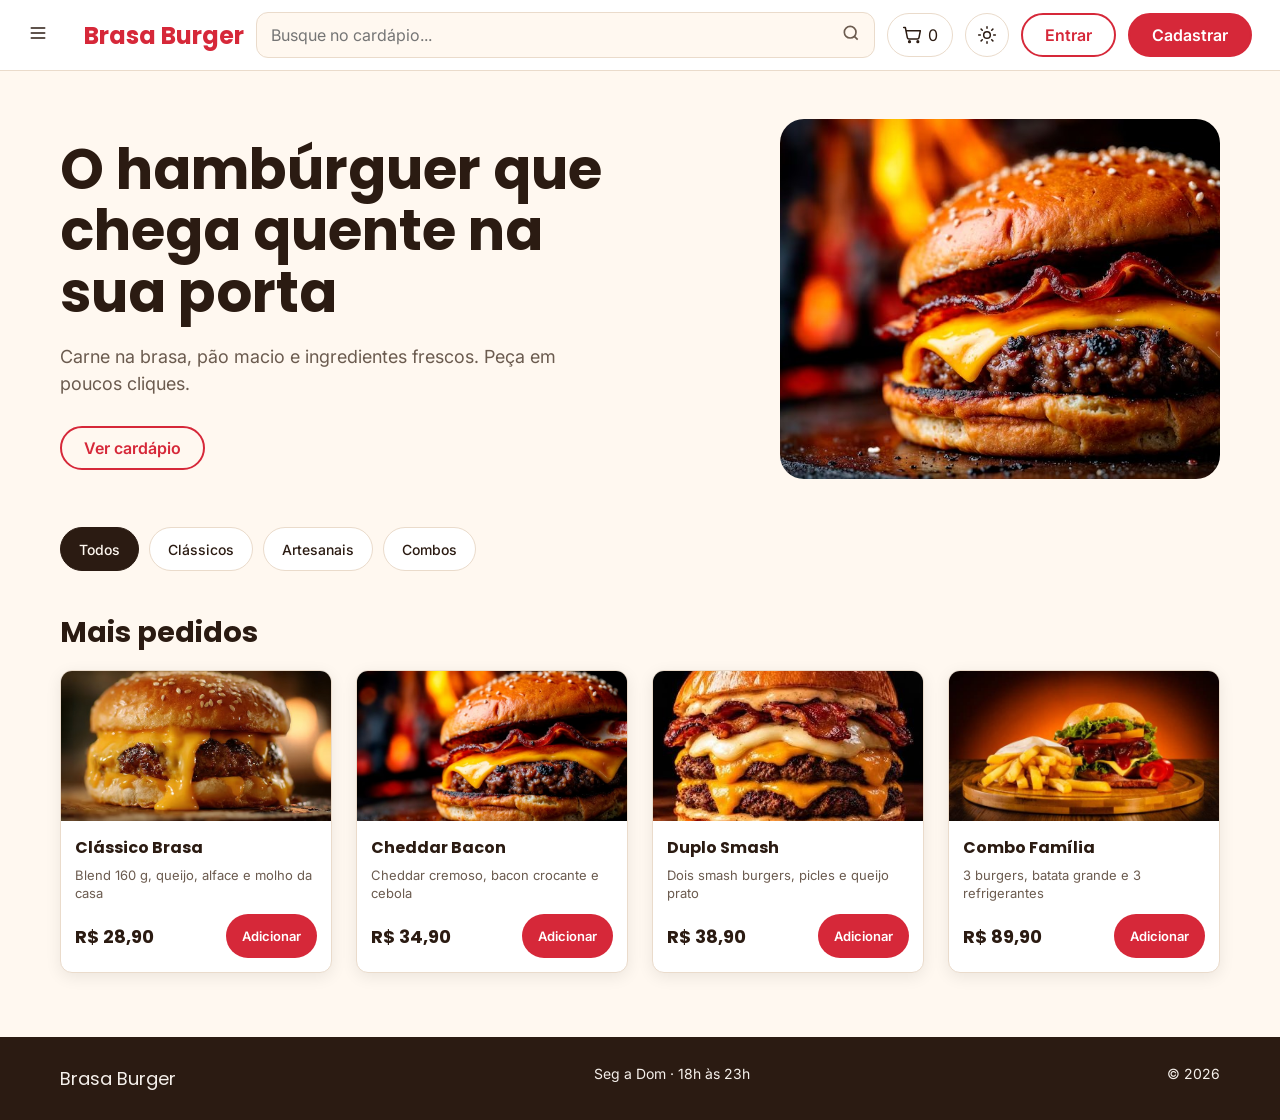
<file: index.html>
<!DOCTYPE html>
<html lang="pt-BR">
<head>
    <meta charset="UTF-8">
    <meta name="viewport" content="width=device-width, initial-scale=1.0">
    <title>Brasa Burger</title>
    <link rel="stylesheet" href="https://fonts.googleapis.com/css2?family=Inter:wght@400;500;600&family=Poppins:wght@600;700&display=swap">
    <link rel="stylesheet" href="css/style.css">
    <link rel="stylesheet" href="css/inicio.css">
    <link rel="stylesheet" href="css/cardapio.css">
    <link rel="stylesheet" href="css/carrinho.css">
</head>

<body class="claro">
 <header>
 <div class="wrap">
  <nav>
   <button id="menuBotao" type="button" aria-label="Abrir menu" aria-expanded="false" aria-controls="menu"><svg viewBox="0 0 24 24" fill="none" stroke="currentColor" stroke-width="2" stroke-linecap="round" aria-hidden="true"><path d="M4 6h16M4 12h16M4 18h16"/></svg></button>
   <menu id="menu">
    <li><a href="cardapio.html">Card&aacute;pio</a></li>
    <li><a href="pedidos.html">Pedidos</a></li>
    <li><a href="perfil.html">Perfil</a></li>
    <li class="menuauthmobile"><a id="btnEntrarMobile" href="login.html">Entrar</a></li>
    <li class="menuauthmobile" id="menuCadastrarMobile"><a href="cadastro.html">Cadastrar</a></li>
   </menu>
  </nav>
  <a id="logo" href="index.html">Brasa Burger</a>
  <form id="formBusca" class="buscatopo" action="cardapio.html">
   <input type="search" id="buscaTopo" maxlength="30" placeholder="Busque no card&aacute;pio..." aria-label="Buscar no card&aacute;pio">
   <button type="submit" aria-label="Buscar"><svg width="20" height="20" viewBox="0 0 24 24" fill="none" stroke="currentColor" stroke-width="2" aria-hidden="true"><circle cx="11" cy="11" r="7"/><path d="M20 20l-4-4"/></svg></button>
  </form>
  <div class="acoes">
   <a class="menucarrinho" href="carrinho.html" aria-label="Carrinho"><svg viewBox="0 0 24 24" fill="none" stroke="currentColor" stroke-width="1.8" stroke-linecap="round" stroke-linejoin="round" aria-hidden="true"><circle cx="9" cy="20" r="1"/><circle cx="19" cy="20" r="1"/><path d="M2 3h2l2.4 12.1a2 2 0 0 0 2 1.6h10a2 2 0 0 0 2-1.6L22 7H5"/></svg><span id="contadorCarrinho">0</span></a>
   <button id="temaBotao" type="button" aria-label="Alternar modo claro/escuro"><svg class="iconesol" viewBox="0 0 24 24" fill="none" stroke="currentColor" stroke-width="1.8" stroke-linecap="round" aria-hidden="true"><circle cx="12" cy="12" r="4"/><path d="M12 2v2m0 16v2M4.93 4.93l1.42 1.42m11.3 11.3 1.42 1.42M2 12h2m16 0h2M4.93 19.07l1.42-1.42m11.3-11.3 1.42-1.42"/></svg><svg class="iconelua" viewBox="0 0 24 24" fill="none" stroke="currentColor" stroke-width="1.8" stroke-linecap="round" stroke-linejoin="round" aria-hidden="true"><path d="M20.9 13A9 9 0 0 1 11 3.1 9 9 0 1 0 20.9 13Z"/></svg></button>
   <a class="menucontorno" id="btnEntrar" href="login.html">Entrar</a>
   <a class="menucheio" id="btnCadastrar" href="cadastro.html">Cadastrar</a>
  </div>
 </div>
</header>
 <main>
        <section id="inicio" class="pagina">
            <div id="hero">
                <div id="hero-texto">
                    <h1>O hambúrguer que chega quente na sua porta</h1>
                    <p>Carne na brasa, pão macio e ingredientes frescos. Peça em poucos cliques.</p>
                    <button class="botao contorno" onclick="location.href='cardapio.html'">Ver cardápio</button>
                </div>
                <div id="hero-img"><img src="imagens/hero.jpg" alt="Hambúrguer Brasa Burger"></div>
            </div>
            <div class="chips">
                <button class="chip marcado chiphome" data-cat="Todos">Todos</button>
                <button class="chip chiphome" data-cat="Clássicos">Clássicos</button>
                <button class="chip chiphome" data-cat="Artesanais">Artesanais</button>
                <button class="chip chiphome" data-cat="Combos">Combos</button>
            </div>
            <h2>Mais pedidos</h2>
            <div class="grade">
                <div class="productcard" data-cat="Clássicos">
                    <div class="img"><img src="imagens/classico-brasa.jpg" alt="Clássico Brasa"></div>
                    <div class="in">
                        <h3>Clássico Brasa</h3>
                        <p>Blend 160 g, queijo, alface e molho da casa</p>
                        <div class="pr"><span class="price">R$ 28,90</span><button class="btnadd" data-nome="Clássico Brasa" data-preco="28.9">Adicionar</button></div>
                    </div>
                </div>
                <div class="productcard" data-cat="Clássicos">
                    <div class="img"><img src="imagens/cheddar-bacon.jpg" alt="Cheddar Bacon"></div>
                    <div class="in">
                        <h3>Cheddar Bacon</h3>
                        <p>Cheddar cremoso, bacon crocante e cebola</p>
                        <div class="pr"><span class="price">R$ 34,90</span><button class="btnadd" data-nome="Cheddar Bacon" data-preco="34.9">Adicionar</button></div>
                    </div>
                </div>
                <div class="productcard" data-cat="Artesanais">
                    <div class="img"><img src="imagens/duplo-smash.jpg" alt="Duplo Smash"></div>
                    <div class="in">
                        <h3>Duplo Smash</h3>
                        <p>Dois smash burgers, picles e queijo prato</p>
                        <div class="pr"><span class="price">R$ 38,90</span><button class="btnadd" data-nome="Duplo Smash" data-preco="38.9">Adicionar</button></div>
                    </div>
                </div>
                <div class="productcard" data-cat="Combos">
                    <div class="img"><img src="imagens/combo-familia.jpg" alt="Combo Família"></div>
                    <div class="in">
                        <h3>Combo Família</h3>
                        <p>3 burgers, batata grande e 3 refrigerantes</p>
                        <div class="pr"><span class="price">R$ 89,90</span><button class="btnadd" data-nome="Combo Família" data-preco="89.9">Adicionar</button></div>
                    </div>
                </div>
            </div>
        </section>
 </main>
    <footer class="footer">
        <div class="footercontainer">
            <div class="footersection footerlogo">Brasa Burger</div>
            <div class="footersection">Seg a Dom · 18h às 23h</div>
            <div class="footersection">© 2026</div>
        </div>
    </footer>

    <div class="modal" id="modal">
        <div class="modalconteudo">
            <h2 id="modalTitulo"></h2>
            <p id="modalTexto"></p>
            <button class="botao" id="fecharModal">Fechar</button>
        </div>
    </div>

    <div id="carrinhoLateral" aria-hidden="true">
        <button id="fundoCarrinho" type="button" aria-label="Fechar carrinho"></button>
        <aside id="painelCarrinho" role="dialog" aria-modal="true" aria-labelledby="tituloPainelCarrinho">
            <div class="topoPainel">
                <h2 id="tituloPainelCarrinho">Carrinho</h2>
                <button id="fecharPainelCarrinho" type="button" aria-label="Fechar carrinho">
                    <svg viewBox="0 0 24 24" fill="none" stroke="currentColor" stroke-width="2" stroke-linecap="round" aria-hidden="true"><path d="M5 5l14 14M19 5L5 19"/></svg>
                </button>
            </div>
            <div id="listaPainelCarrinho"></div>
            <div class="resumoPainel">
                <p>Subtotal <b id="subtotalPainel">R$ 0,00</b></p>
                <p>Entrega <b id="entregaPainel">R$ 0,00</b></p>
                <p class="totalPainel">Total <b id="totalPainel">R$ 0,00</b></p>
                <label for="pagamentoPainel">Forma de pagamento</label>
                <select id="pagamentoPainel"><option>Pix</option><option>Cartão</option><option>Dinheiro</option></select>
                <button class="botao" id="finalizarPainel" type="button">Finalizar pedido</button>
                <a href="carrinho.html">Ver carrinho completo</a>
            </div>
        </aside>
    </div>

 <script src="script.js"></script>
</body>
</html>
</file>
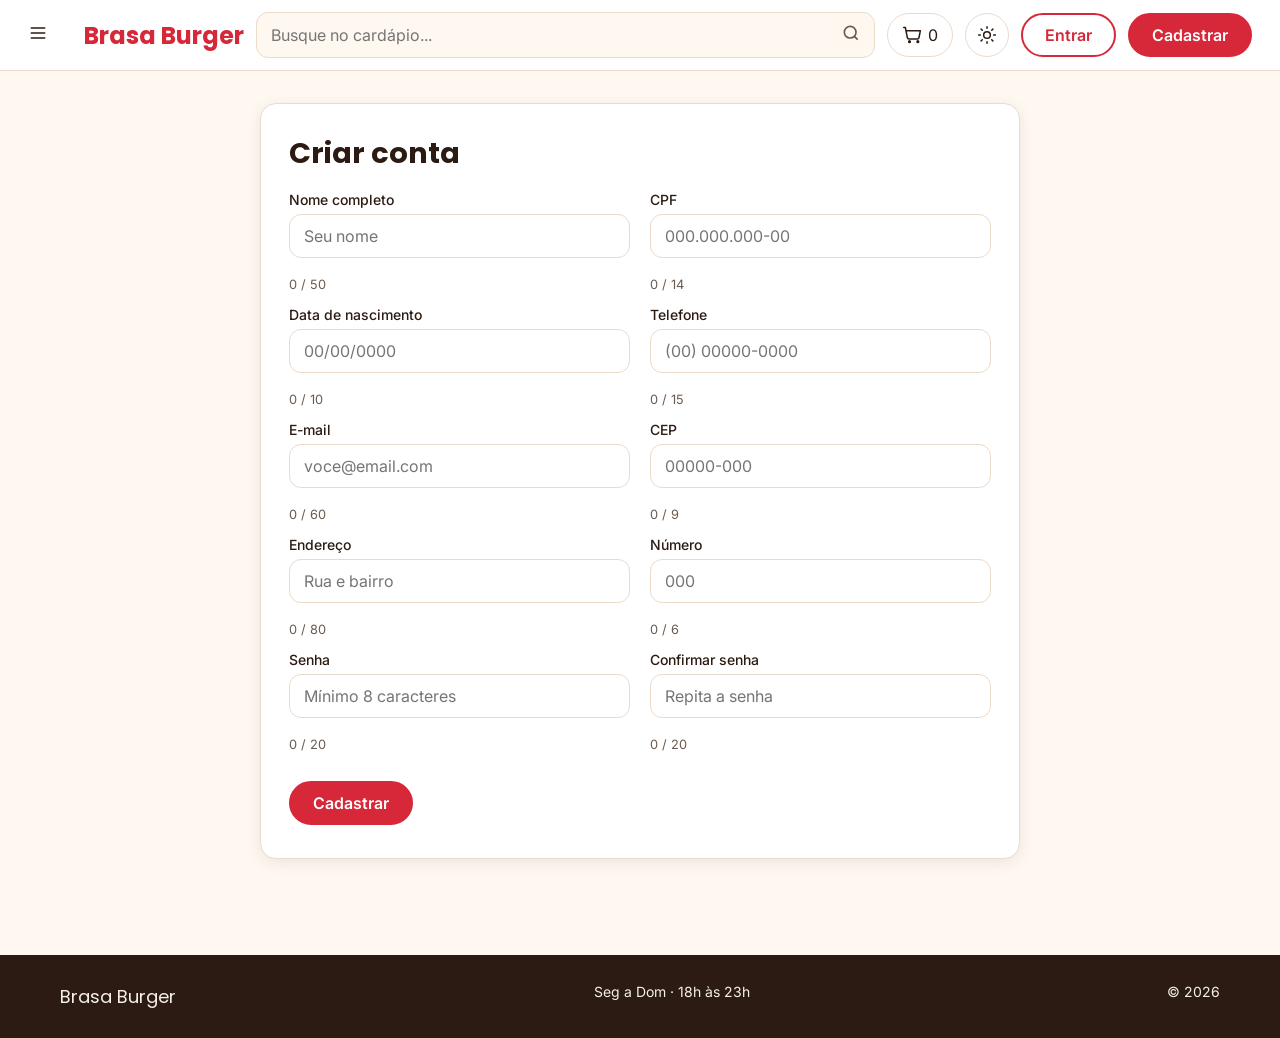
<file: cadastro.html>
<!DOCTYPE html>
<html lang="pt-BR">
<head>
    <meta charset="UTF-8">
    <meta name="viewport" content="width=device-width, initial-scale=1.0">
    <title>Cadastro | Brasa Burger</title>
    <link rel="stylesheet" href="https://fonts.googleapis.com/css2?family=Inter:wght@400;500;600&family=Poppins:wght@600;700&display=swap">
    <link rel="stylesheet" href="css/style.css">
    <link rel="stylesheet" href="css/perfil.css">
</head>

<body class="claro">
 <header>
 <div class="wrap">
  <nav>
   <button id="menuBotao" type="button" aria-label="Abrir menu" aria-expanded="false" aria-controls="menu"><svg viewBox="0 0 24 24" fill="none" stroke="currentColor" stroke-width="2" stroke-linecap="round" aria-hidden="true"><path d="M4 6h16M4 12h16M4 18h16"/></svg></button>
   <menu id="menu">
    <li><a href="cardapio.html">Card&aacute;pio</a></li>
    <li><a href="pedidos.html">Pedidos</a></li>
    <li><a href="perfil.html">Perfil</a></li>
    <li class="menuauthmobile"><a id="btnEntrarMobile" href="login.html">Entrar</a></li>
    <li class="menuauthmobile" id="menuCadastrarMobile"><a href="cadastro.html">Cadastrar</a></li>
   </menu>
  </nav>
  <a id="logo" href="index.html">Brasa Burger</a>
  <form id="formBusca" class="buscatopo" action="cardapio.html">
   <input type="search" id="buscaTopo" maxlength="30" placeholder="Busque no card&aacute;pio..." aria-label="Buscar no card&aacute;pio">
   <button type="submit" aria-label="Buscar"><svg width="20" height="20" viewBox="0 0 24 24" fill="none" stroke="currentColor" stroke-width="2" aria-hidden="true"><circle cx="11" cy="11" r="7"/><path d="M20 20l-4-4"/></svg></button>
  </form>
  <div class="acoes">
   <a class="menucarrinho" href="carrinho.html" aria-label="Carrinho"><svg viewBox="0 0 24 24" fill="none" stroke="currentColor" stroke-width="1.8" stroke-linecap="round" stroke-linejoin="round" aria-hidden="true"><circle cx="9" cy="20" r="1"/><circle cx="19" cy="20" r="1"/><path d="M2 3h2l2.4 12.1a2 2 0 0 0 2 1.6h10a2 2 0 0 0 2-1.6L22 7H5"/></svg><span id="contadorCarrinho">0</span></a>
   <button id="temaBotao" type="button" aria-label="Alternar modo claro/escuro"><svg class="iconesol" viewBox="0 0 24 24" fill="none" stroke="currentColor" stroke-width="1.8" stroke-linecap="round" aria-hidden="true"><circle cx="12" cy="12" r="4"/><path d="M12 2v2m0 16v2M4.93 4.93l1.42 1.42m11.3 11.3 1.42 1.42M2 12h2m16 0h2M4.93 19.07l1.42-1.42m11.3-11.3 1.42-1.42"/></svg><svg class="iconelua" viewBox="0 0 24 24" fill="none" stroke="currentColor" stroke-width="1.8" stroke-linecap="round" stroke-linejoin="round" aria-hidden="true"><path d="M20.9 13A9 9 0 0 1 11 3.1 9 9 0 1 0 20.9 13Z"/></svg></button>
   <a class="menucontorno" id="btnEntrar" href="login.html">Entrar</a>
   <a class="menucheio" id="btnCadastrar" href="cadastro.html">Cadastrar</a>
  </div>
 </div>
</header>
 <main>
        <section id="cadastro" class="pagina">
            <form id="formCadastro" class="formulario" novalidate>
                <h2>Criar conta</h2>
                <div id="camposCadastro" class="campos"></div>
                <button class="botao">Cadastrar</button>
            </form>
        </section>
 </main>
    <footer class="footer">
        <div class="footercontainer">
            <div class="footersection footerlogo">Brasa Burger</div>
            <div class="footersection">Seg a Dom · 18h às 23h</div>
            <div class="footersection">© 2026</div>
        </div>
    </footer>

    <div class="modal" id="modal">
        <div class="modalconteudo">
            <h2 id="modalTitulo"></h2>
            <p id="modalTexto"></p>
            <button class="botao" id="fecharModal">Fechar</button>
        </div>
    </div>

 <script src="script.js"></script>
</body>
</html>
</file>
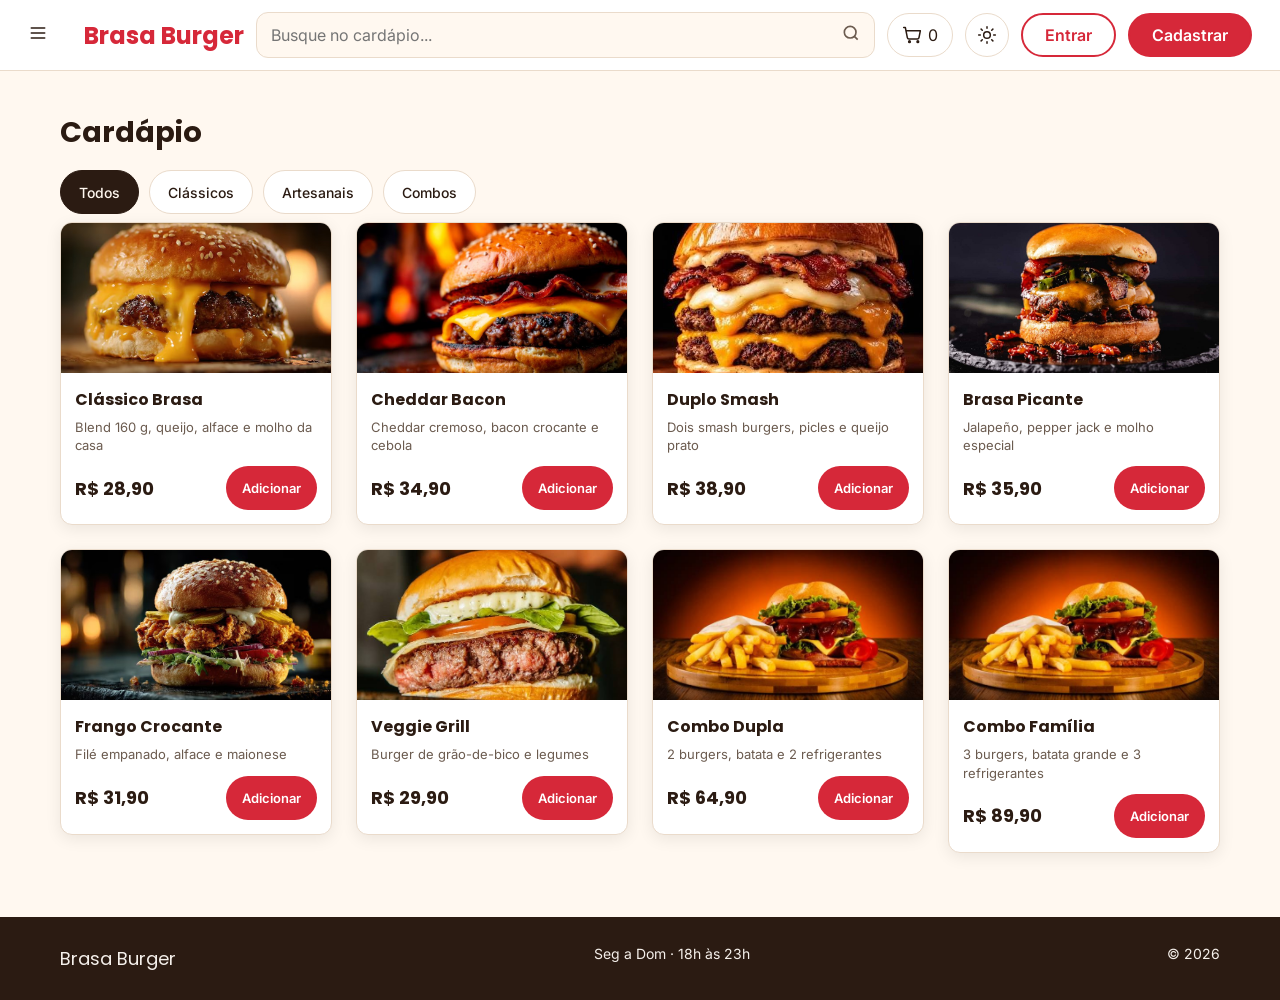
<file: cardapio.html>
<!DOCTYPE html>
<html lang="pt-BR">
<head>
    <meta charset="UTF-8">
    <meta name="viewport" content="width=device-width, initial-scale=1.0">
    <title>Cardápio | Brasa Burger</title>
    <link rel="stylesheet" href="https://fonts.googleapis.com/css2?family=Inter:wght@400;500;600&family=Poppins:wght@600;700&display=swap">
    <link rel="stylesheet" href="css/style.css">
    <link rel="stylesheet" href="css/cardapio.css">
    <link rel="stylesheet" href="css/carrinho.css">
</head>

<body class="claro">
 <header>
 <div class="wrap">
  <nav>
   <button id="menuBotao" type="button" aria-label="Abrir menu" aria-expanded="false" aria-controls="menu"><svg viewBox="0 0 24 24" fill="none" stroke="currentColor" stroke-width="2" stroke-linecap="round" aria-hidden="true"><path d="M4 6h16M4 12h16M4 18h16"/></svg></button>
   <menu id="menu">
    <li><a href="cardapio.html">Card&aacute;pio</a></li>
    <li><a href="pedidos.html">Pedidos</a></li>
    <li><a href="perfil.html">Perfil</a></li>
    <li class="menuauthmobile"><a id="btnEntrarMobile" href="login.html">Entrar</a></li>
    <li class="menuauthmobile" id="menuCadastrarMobile"><a href="cadastro.html">Cadastrar</a></li>
   </menu>
  </nav>
  <a id="logo" href="index.html">Brasa Burger</a>
  <form id="formBusca" class="buscatopo" action="cardapio.html">
   <input type="search" id="buscaTopo" maxlength="30" placeholder="Busque no card&aacute;pio..." aria-label="Buscar no card&aacute;pio">
   <button type="submit" aria-label="Buscar"><svg width="20" height="20" viewBox="0 0 24 24" fill="none" stroke="currentColor" stroke-width="2" aria-hidden="true"><circle cx="11" cy="11" r="7"/><path d="M20 20l-4-4"/></svg></button>
  </form>
  <div class="acoes">
   <a class="menucarrinho" href="carrinho.html" aria-label="Carrinho"><svg viewBox="0 0 24 24" fill="none" stroke="currentColor" stroke-width="1.8" stroke-linecap="round" stroke-linejoin="round" aria-hidden="true"><circle cx="9" cy="20" r="1"/><circle cx="19" cy="20" r="1"/><path d="M2 3h2l2.4 12.1a2 2 0 0 0 2 1.6h10a2 2 0 0 0 2-1.6L22 7H5"/></svg><span id="contadorCarrinho">0</span></a>
   <button id="temaBotao" type="button" aria-label="Alternar modo claro/escuro"><svg class="iconesol" viewBox="0 0 24 24" fill="none" stroke="currentColor" stroke-width="1.8" stroke-linecap="round" aria-hidden="true"><circle cx="12" cy="12" r="4"/><path d="M12 2v2m0 16v2M4.93 4.93l1.42 1.42m11.3 11.3 1.42 1.42M2 12h2m16 0h2M4.93 19.07l1.42-1.42m11.3-11.3 1.42-1.42"/></svg><svg class="iconelua" viewBox="0 0 24 24" fill="none" stroke="currentColor" stroke-width="1.8" stroke-linecap="round" stroke-linejoin="round" aria-hidden="true"><path d="M20.9 13A9 9 0 0 1 11 3.1 9 9 0 1 0 20.9 13Z"/></svg></button>
   <a class="menucontorno" id="btnEntrar" href="login.html">Entrar</a>
   <a class="menucheio" id="btnCadastrar" href="cadastro.html">Cadastrar</a>
  </div>
 </div>
</header>
 <main>
        <section id="produtos" class="pagina">
            <h2>Cardápio</h2>
            <div class="chips">
                <button class="chip filtro marcado" data-cat="Todos">Todos</button>
                <button class="chip filtro" data-cat="Clássicos">Clássicos</button>
                <button class="chip filtro" data-cat="Artesanais">Artesanais</button>
                <button class="chip filtro" data-cat="Combos">Combos</button>
            </div>
            <div id="product" class="grade">
                <div class="productcard" data-cat="Clássicos">
                    <div class="img"><img src="imagens/classico-brasa.jpg" alt="Clássico Brasa"></div>
                    <div class="in">
                        <h3>Clássico Brasa</h3>
                        <p>Blend 160 g, queijo, alface e molho da casa</p>
                        <div class="pr"><span class="price">R$ 28,90</span><button class="btnadd" data-nome="Clássico Brasa" data-preco="28.9">Adicionar</button></div>
                    </div>
                </div>
                <div class="productcard" data-cat="Clássicos">
                    <div class="img"><img src="imagens/cheddar-bacon.jpg" alt="Cheddar Bacon"></div>
                    <div class="in">
                        <h3>Cheddar Bacon</h3>
                        <p>Cheddar cremoso, bacon crocante e cebola</p>
                        <div class="pr"><span class="price">R$ 34,90</span><button class="btnadd" data-nome="Cheddar Bacon" data-preco="34.9">Adicionar</button></div>
                    </div>
                </div>
                <div class="productcard" data-cat="Artesanais">
                    <div class="img"><img src="imagens/duplo-smash.jpg" alt="Duplo Smash"></div>
                    <div class="in">
                        <h3>Duplo Smash</h3>
                        <p>Dois smash burgers, picles e queijo prato</p>
                        <div class="pr"><span class="price">R$ 38,90</span><button class="btnadd" data-nome="Duplo Smash" data-preco="38.9">Adicionar</button></div>
                    </div>
                </div>
                <div class="productcard" data-cat="Artesanais">
                    <div class="img"><img src="imagens/brasa-picante.jpg" alt="Brasa Picante"></div>
                    <div class="in">
                        <h3>Brasa Picante</h3>
                        <p>Jalapeño, pepper jack e molho especial</p>
                        <div class="pr"><span class="price">R$ 35,90</span><button class="btnadd" data-nome="Brasa Picante" data-preco="35.9">Adicionar</button></div>
                    </div>
                </div>
                <div class="productcard" data-cat="Clássicos">
                    <div class="img"><img src="imagens/frango-crocante.jpg" alt="Frango Crocante"></div>
                    <div class="in">
                        <h3>Frango Crocante</h3>
                        <p>Filé empanado, alface e maionese</p>
                        <div class="pr"><span class="price">R$ 31,90</span><button class="btnadd" data-nome="Frango Crocante" data-preco="31.9">Adicionar</button></div>
                    </div>
                </div>
                <div class="productcard" data-cat="Artesanais">
                    <div class="img"><img src="imagens/veggie-grill.jpg" alt="Veggie Grill"></div>
                    <div class="in">
                        <h3>Veggie Grill</h3>
                        <p>Burger de grão-de-bico e legumes</p>
                        <div class="pr"><span class="price">R$ 29,90</span><button class="btnadd" data-nome="Veggie Grill" data-preco="29.9">Adicionar</button></div>
                    </div>
                </div>
                <div class="productcard" data-cat="Combos">
                    <div class="img"><img src="imagens/combo-dupla.jpg" alt="Combo Dupla"></div>
                    <div class="in">
                        <h3>Combo Dupla</h3>
                        <p>2 burgers, batata e 2 refrigerantes</p>
                        <div class="pr"><span class="price">R$ 64,90</span><button class="btnadd" data-nome="Combo Dupla" data-preco="64.9">Adicionar</button></div>
                    </div>
                </div>
                <div class="productcard" data-cat="Combos">
                    <div class="img"><img src="imagens/combo-familia.jpg" alt="Combo Família"></div>
                    <div class="in">
                        <h3>Combo Família</h3>
                        <p>3 burgers, batata grande e 3 refrigerantes</p>
                        <div class="pr"><span class="price">R$ 89,90</span><button class="btnadd" data-nome="Combo Família" data-preco="89.9">Adicionar</button></div>
                    </div>
                </div>
            </div>
            <p id="semResultado">Nenhum resultado encontrado.</p>
        </section>
 </main>
    <footer class="footer">
        <div class="footercontainer">
            <div class="footersection footerlogo">Brasa Burger</div>
            <div class="footersection">Seg a Dom · 18h às 23h</div>
            <div class="footersection">© 2026</div>
        </div>
    </footer>

    <div class="modal" id="modal">
        <div class="modalconteudo">
            <h2 id="modalTitulo"></h2>
            <p id="modalTexto"></p>
            <button class="botao" id="fecharModal">Fechar</button>
        </div>
    </div>

    <div id="carrinhoLateral" aria-hidden="true">
        <button id="fundoCarrinho" type="button" aria-label="Fechar carrinho"></button>
        <aside id="painelCarrinho" role="dialog" aria-modal="true" aria-labelledby="tituloPainelCarrinho">
            <div class="topoPainel">
                <h2 id="tituloPainelCarrinho">Carrinho</h2>
                <button id="fecharPainelCarrinho" type="button" aria-label="Fechar carrinho">
                    <svg viewBox="0 0 24 24" fill="none" stroke="currentColor" stroke-width="2" stroke-linecap="round" aria-hidden="true"><path d="M5 5l14 14M19 5L5 19"/></svg>
                </button>
            </div>
            <div id="listaPainelCarrinho"></div>
            <div class="resumoPainel">
                <p>Subtotal <b id="subtotalPainel">R$ 0,00</b></p>
                <p>Entrega <b id="entregaPainel">R$ 0,00</b></p>
                <p class="totalPainel">Total <b id="totalPainel">R$ 0,00</b></p>
                <label for="pagamentoPainel">Forma de pagamento</label>
                <select id="pagamentoPainel"><option>Pix</option><option>Cartão</option><option>Dinheiro</option></select>
                <button class="botao" id="finalizarPainel" type="button">Finalizar pedido</button>
                <a href="carrinho.html">Ver carrinho completo</a>
            </div>
        </aside>
    </div>

 <script src="script.js"></script>
</body>
</html>
</file>
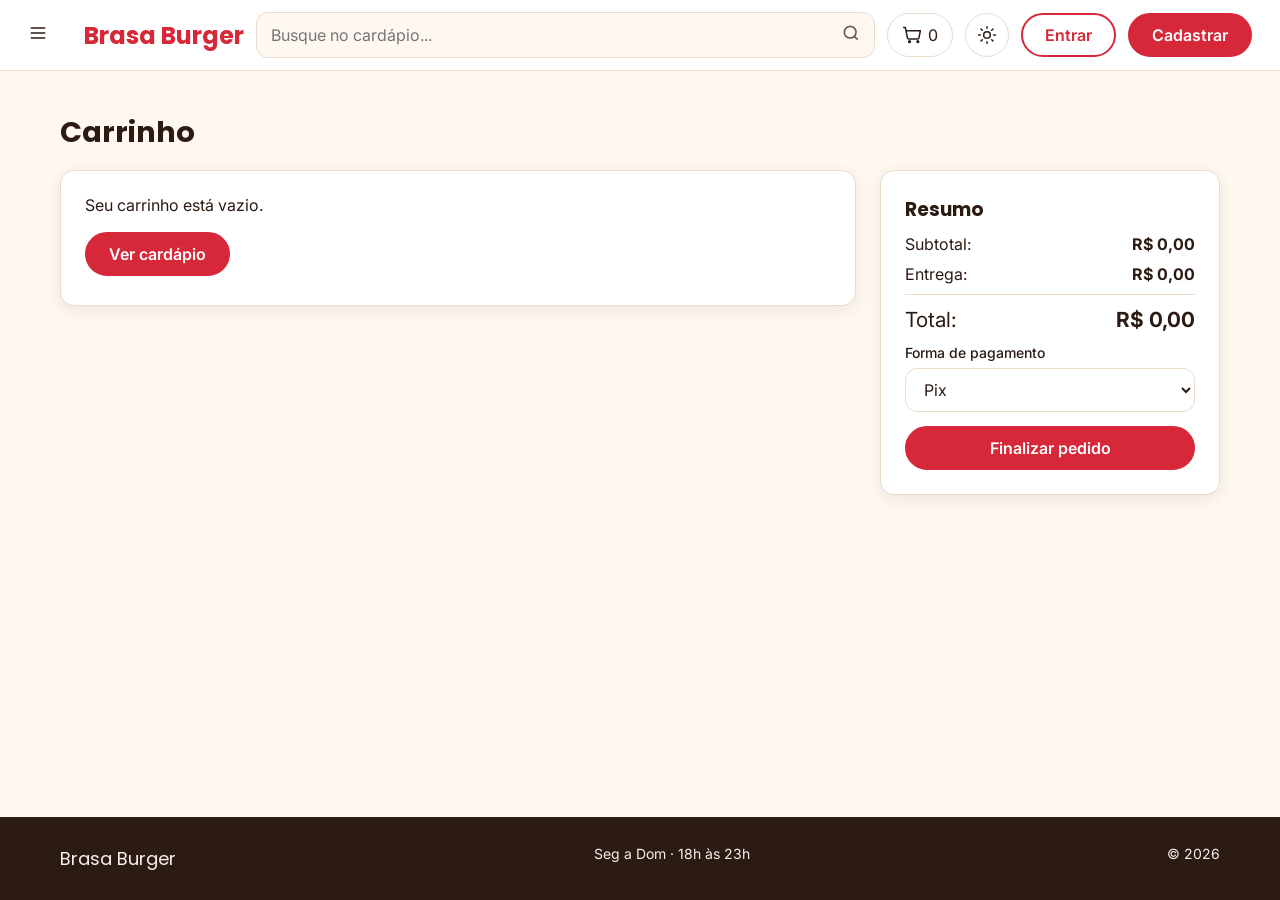
<file: carrinho.html>
<!DOCTYPE html>
<html lang="pt-BR">
<head>
    <meta charset="UTF-8">
    <meta name="viewport" content="width=device-width, initial-scale=1.0">
    <title>Carrinho | Brasa Burger</title>
    <link rel="stylesheet" href="https://fonts.googleapis.com/css2?family=Inter:wght@400;500;600&family=Poppins:wght@600;700&display=swap">
    <link rel="stylesheet" href="css/style.css">
    <link rel="stylesheet" href="css/carrinho.css">
</head>

<body class="claro">
 <header>
 <div class="wrap">
  <nav>
   <button id="menuBotao" type="button" aria-label="Abrir menu" aria-expanded="false" aria-controls="menu"><svg viewBox="0 0 24 24" fill="none" stroke="currentColor" stroke-width="2" stroke-linecap="round" aria-hidden="true"><path d="M4 6h16M4 12h16M4 18h16"/></svg></button>
   <menu id="menu">
    <li><a href="cardapio.html">Card&aacute;pio</a></li>
    <li><a href="pedidos.html">Pedidos</a></li>
    <li><a href="perfil.html">Perfil</a></li>
    <li class="menuauthmobile"><a id="btnEntrarMobile" href="login.html">Entrar</a></li>
    <li class="menuauthmobile" id="menuCadastrarMobile"><a href="cadastro.html">Cadastrar</a></li>
   </menu>
  </nav>
  <a id="logo" href="index.html">Brasa Burger</a>
  <form id="formBusca" class="buscatopo" action="cardapio.html">
   <input type="search" id="buscaTopo" maxlength="30" placeholder="Busque no card&aacute;pio..." aria-label="Buscar no card&aacute;pio">
   <button type="submit" aria-label="Buscar"><svg width="20" height="20" viewBox="0 0 24 24" fill="none" stroke="currentColor" stroke-width="2" aria-hidden="true"><circle cx="11" cy="11" r="7"/><path d="M20 20l-4-4"/></svg></button>
  </form>
  <div class="acoes">
   <a class="menucarrinho" href="carrinho.html" aria-label="Carrinho"><svg viewBox="0 0 24 24" fill="none" stroke="currentColor" stroke-width="1.8" stroke-linecap="round" stroke-linejoin="round" aria-hidden="true"><circle cx="9" cy="20" r="1"/><circle cx="19" cy="20" r="1"/><path d="M2 3h2l2.4 12.1a2 2 0 0 0 2 1.6h10a2 2 0 0 0 2-1.6L22 7H5"/></svg><span id="contadorCarrinho">0</span></a>
   <button id="temaBotao" type="button" aria-label="Alternar modo claro/escuro"><svg class="iconesol" viewBox="0 0 24 24" fill="none" stroke="currentColor" stroke-width="1.8" stroke-linecap="round" aria-hidden="true"><circle cx="12" cy="12" r="4"/><path d="M12 2v2m0 16v2M4.93 4.93l1.42 1.42m11.3 11.3 1.42 1.42M2 12h2m16 0h2M4.93 19.07l1.42-1.42m11.3-11.3 1.42-1.42"/></svg><svg class="iconelua" viewBox="0 0 24 24" fill="none" stroke="currentColor" stroke-width="1.8" stroke-linecap="round" stroke-linejoin="round" aria-hidden="true"><path d="M20.9 13A9 9 0 0 1 11 3.1 9 9 0 1 0 20.9 13Z"/></svg></button>
   <a class="menucontorno" id="btnEntrar" href="login.html">Entrar</a>
   <a class="menucheio" id="btnCadastrar" href="cadastro.html">Cadastrar</a>
  </div>
 </div>
</header>
 <main>
        <section id="carrinho" class="pagina">
            <h2>Carrinho</h2>
            <div id="carrinho-area">
                <div id="listaCarrinho"></div>
                <aside id="resumo">
                    <h3>Resumo</h3>
                    <p>Subtotal: <b id="subtotal">R$ 0,00</b></p>
                    <p>Entrega: <b id="entrega">R$ 0,00</b></p>
                    <p class="total">Total: <b id="total">R$ 0,00</b></p>
                    <label for="pagamento">Forma de pagamento</label>
                    <select id="pagamento"><option>Pix</option><option>Cartão</option><option>Dinheiro</option></select>
                    <button class="botao" id="finalizar">Finalizar pedido</button>
                </aside>
            </div>
        </section>
 </main>
    <footer class="footer">
        <div class="footercontainer">
            <div class="footersection footerlogo">Brasa Burger</div>
            <div class="footersection">Seg a Dom · 18h às 23h</div>
            <div class="footersection">© 2026</div>
        </div>
    </footer>

    <div class="modal" id="modal">
        <div class="modalconteudo">
            <h2 id="modalTitulo"></h2>
            <p id="modalTexto"></p>
            <button class="botao" id="fecharModal">Fechar</button>
        </div>
    </div>

 <script src="script.js"></script>
</body>
</html>
</file>
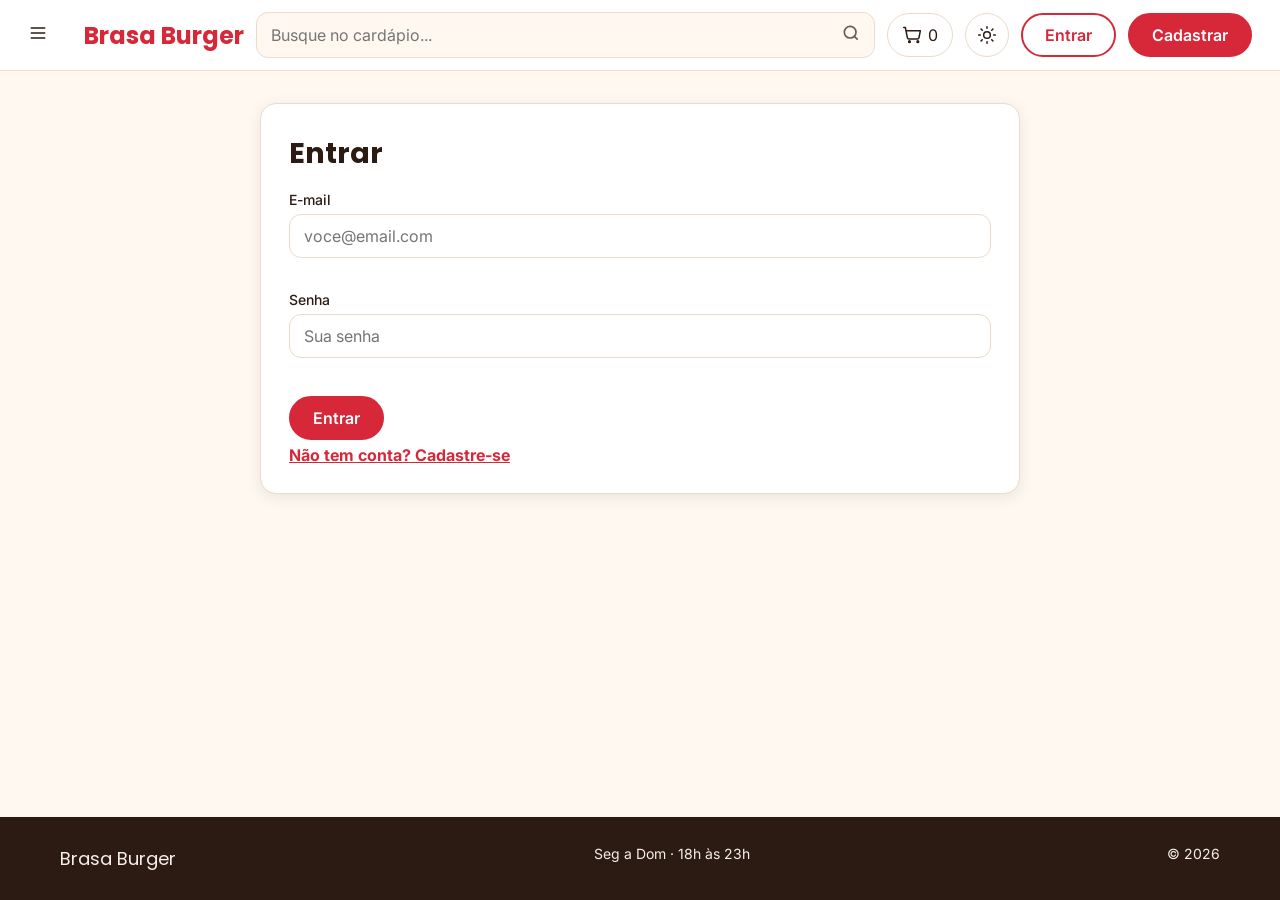
<file: login.html>
<!DOCTYPE html>
<html lang="pt-BR">
<head>
    <meta charset="UTF-8">
    <meta name="viewport" content="width=device-width, initial-scale=1.0">
    <title>Entrar | Brasa Burger</title>
    <link rel="stylesheet" href="https://fonts.googleapis.com/css2?family=Inter:wght@400;500;600&family=Poppins:wght@600;700&display=swap">
    <link rel="stylesheet" href="css/style.css">
    <link rel="stylesheet" href="css/perfil.css">
</head>

<body class="claro">
 <header>
 <div class="wrap">
  <nav>
   <button id="menuBotao" type="button" aria-label="Abrir menu" aria-expanded="false" aria-controls="menu"><svg viewBox="0 0 24 24" fill="none" stroke="currentColor" stroke-width="2" stroke-linecap="round" aria-hidden="true"><path d="M4 6h16M4 12h16M4 18h16"/></svg></button>
   <menu id="menu">
    <li><a href="cardapio.html">Card&aacute;pio</a></li>
    <li><a href="pedidos.html">Pedidos</a></li>
    <li><a href="perfil.html">Perfil</a></li>
    <li class="menuauthmobile"><a id="btnEntrarMobile" href="login.html">Entrar</a></li>
    <li class="menuauthmobile" id="menuCadastrarMobile"><a href="cadastro.html">Cadastrar</a></li>
   </menu>
  </nav>
  <a id="logo" href="index.html">Brasa Burger</a>
  <form id="formBusca" class="buscatopo" action="cardapio.html">
   <input type="search" id="buscaTopo" maxlength="30" placeholder="Busque no card&aacute;pio..." aria-label="Buscar no card&aacute;pio">
   <button type="submit" aria-label="Buscar"><svg width="20" height="20" viewBox="0 0 24 24" fill="none" stroke="currentColor" stroke-width="2" aria-hidden="true"><circle cx="11" cy="11" r="7"/><path d="M20 20l-4-4"/></svg></button>
  </form>
  <div class="acoes">
   <a class="menucarrinho" href="carrinho.html" aria-label="Carrinho"><svg viewBox="0 0 24 24" fill="none" stroke="currentColor" stroke-width="1.8" stroke-linecap="round" stroke-linejoin="round" aria-hidden="true"><circle cx="9" cy="20" r="1"/><circle cx="19" cy="20" r="1"/><path d="M2 3h2l2.4 12.1a2 2 0 0 0 2 1.6h10a2 2 0 0 0 2-1.6L22 7H5"/></svg><span id="contadorCarrinho">0</span></a>
   <button id="temaBotao" type="button" aria-label="Alternar modo claro/escuro"><svg class="iconesol" viewBox="0 0 24 24" fill="none" stroke="currentColor" stroke-width="1.8" stroke-linecap="round" aria-hidden="true"><circle cx="12" cy="12" r="4"/><path d="M12 2v2m0 16v2M4.93 4.93l1.42 1.42m11.3 11.3 1.42 1.42M2 12h2m16 0h2M4.93 19.07l1.42-1.42m11.3-11.3 1.42-1.42"/></svg><svg class="iconelua" viewBox="0 0 24 24" fill="none" stroke="currentColor" stroke-width="1.8" stroke-linecap="round" stroke-linejoin="round" aria-hidden="true"><path d="M20.9 13A9 9 0 0 1 11 3.1 9 9 0 1 0 20.9 13Z"/></svg></button>
   <a class="menucontorno" id="btnEntrar" href="login.html">Entrar</a>
   <a class="menucheio" id="btnCadastrar" href="cadastro.html">Cadastrar</a>
  </div>
 </div>
</header>
 <main>
        <section id="login" class="pagina">
            <form id="formLogin" class="formulario" novalidate>
                <h2>Entrar</h2>
                <div class="campo"><label for="l-email">E-mail</label>
                 <input type="text" id="l-email" maxlength="60" placeholder="voce@email.com">
                 <span class="erro" id="erro-l-email"></span></div>
                <div class="campo"><label for="l-senha">Senha</label>
                 <input type="password" id="l-senha" maxlength="20" placeholder="Sua senha">
                 <span class="erro" id="erro-l-senha"></span></div>
                <button class="botao">Entrar</button>
                <p class="link"><a href="cadastro.html">Não tem conta? Cadastre-se</a></p>
            </form>
        </section>
 </main>
    <footer class="footer">
        <div class="footercontainer">
            <div class="footersection footerlogo">Brasa Burger</div>
            <div class="footersection">Seg a Dom · 18h às 23h</div>
            <div class="footersection">© 2026</div>
        </div>
    </footer>

    <div class="modal" id="modal">
        <div class="modalconteudo">
            <h2 id="modalTitulo"></h2>
            <p id="modalTexto"></p>
            <button class="botao" id="fecharModal">Fechar</button>
        </div>
    </div>

 <script src="script.js"></script>
</body>
</html>
</file>
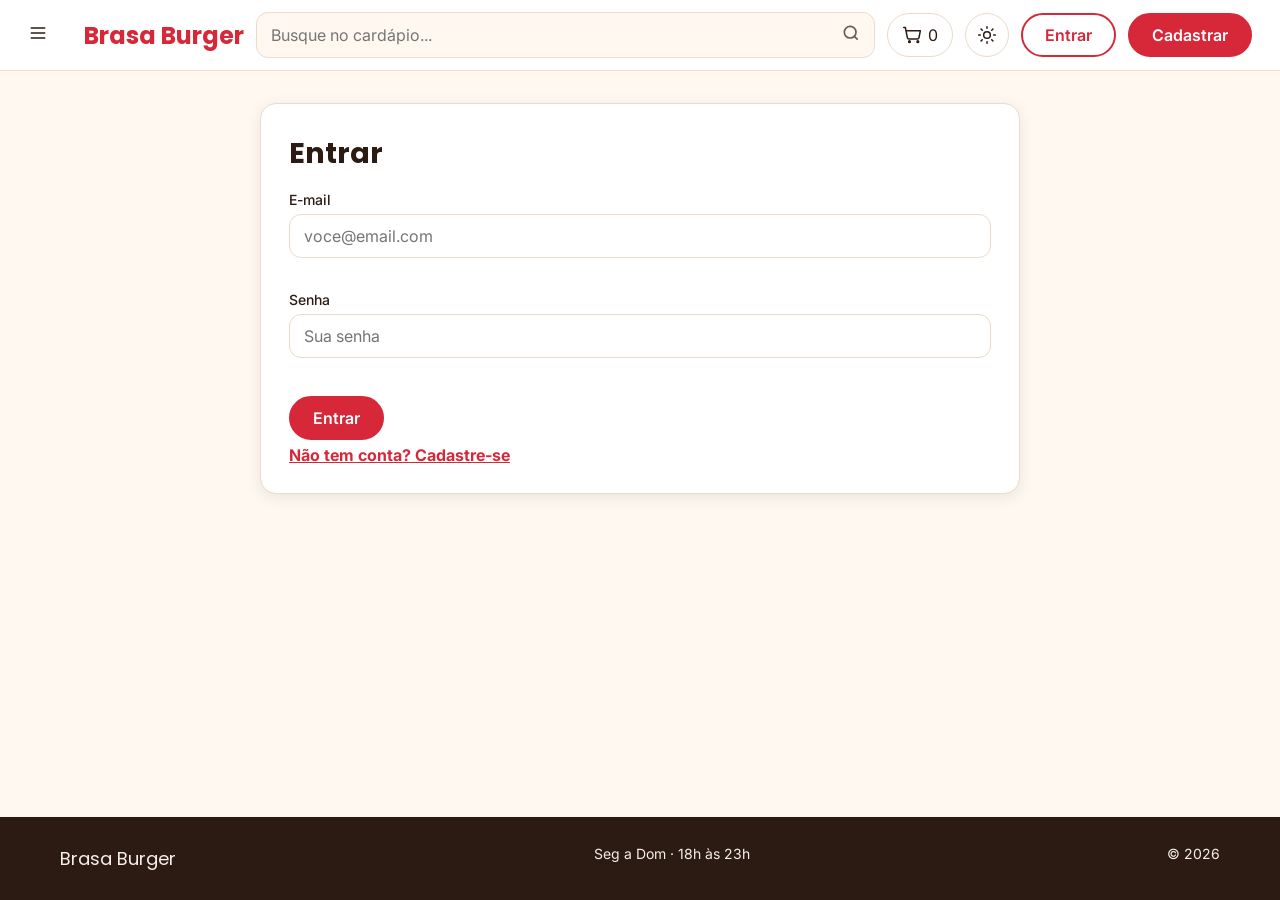
<file: pedidos.html>
<!DOCTYPE html>
<html lang="pt-BR">
<head>
    <meta charset="UTF-8">
    <meta name="viewport" content="width=device-width, initial-scale=1.0">
    <title>Pedidos | Brasa Burger</title>
    <link rel="stylesheet" href="https://fonts.googleapis.com/css2?family=Inter:wght@400;500;600&family=Poppins:wght@600;700&display=swap">
    <link rel="stylesheet" href="css/style.css">
    <link rel="stylesheet" href="css/pedidos.css">
</head>

<body class="claro">
 <header>
 <div class="wrap">
  <nav>
   <button id="menuBotao" type="button" aria-label="Abrir menu" aria-expanded="false" aria-controls="menu"><svg viewBox="0 0 24 24" fill="none" stroke="currentColor" stroke-width="2" stroke-linecap="round" aria-hidden="true"><path d="M4 6h16M4 12h16M4 18h16"/></svg></button>
   <menu id="menu">
    <li><a href="cardapio.html">Card&aacute;pio</a></li>
    <li><a href="pedidos.html">Pedidos</a></li>
    <li><a href="perfil.html">Perfil</a></li>
    <li class="menuauthmobile"><a id="btnEntrarMobile" href="login.html">Entrar</a></li>
    <li class="menuauthmobile" id="menuCadastrarMobile"><a href="cadastro.html">Cadastrar</a></li>
   </menu>
  </nav>
  <a id="logo" href="index.html">Brasa Burger</a>
  <form id="formBusca" class="buscatopo" action="cardapio.html">
   <input type="search" id="buscaTopo" maxlength="30" placeholder="Busque no card&aacute;pio..." aria-label="Buscar no card&aacute;pio">
   <button type="submit" aria-label="Buscar"><svg width="20" height="20" viewBox="0 0 24 24" fill="none" stroke="currentColor" stroke-width="2" aria-hidden="true"><circle cx="11" cy="11" r="7"/><path d="M20 20l-4-4"/></svg></button>
  </form>
  <div class="acoes">
   <a class="menucarrinho" href="carrinho.html" aria-label="Carrinho"><svg viewBox="0 0 24 24" fill="none" stroke="currentColor" stroke-width="1.8" stroke-linecap="round" stroke-linejoin="round" aria-hidden="true"><circle cx="9" cy="20" r="1"/><circle cx="19" cy="20" r="1"/><path d="M2 3h2l2.4 12.1a2 2 0 0 0 2 1.6h10a2 2 0 0 0 2-1.6L22 7H5"/></svg><span id="contadorCarrinho">0</span></a>
   <button id="temaBotao" type="button" aria-label="Alternar modo claro/escuro"><svg class="iconesol" viewBox="0 0 24 24" fill="none" stroke="currentColor" stroke-width="1.8" stroke-linecap="round" aria-hidden="true"><circle cx="12" cy="12" r="4"/><path d="M12 2v2m0 16v2M4.93 4.93l1.42 1.42m11.3 11.3 1.42 1.42M2 12h2m16 0h2M4.93 19.07l1.42-1.42m11.3-11.3 1.42-1.42"/></svg><svg class="iconelua" viewBox="0 0 24 24" fill="none" stroke="currentColor" stroke-width="1.8" stroke-linecap="round" stroke-linejoin="round" aria-hidden="true"><path d="M20.9 13A9 9 0 0 1 11 3.1 9 9 0 1 0 20.9 13Z"/></svg></button>
   <a class="menucontorno" id="btnEntrar" href="login.html">Entrar</a>
   <a class="menucheio" id="btnCadastrar" href="cadastro.html">Cadastrar</a>
  </div>
 </div>
</header>
 <main>
        <section id="pedidos" class="pagina">
            <h2>Pedidos feitos</h2>
            <button class="botao" type="button" id="exportarPedidos">Exportar pedidos (JSON)</button>
            <div class="barrabusca"><svg width="20" height="20" viewBox="0 0 24 24" fill="none" stroke="currentColor" stroke-width="2" aria-hidden="true"><circle cx="11" cy="11" r="7"/><path d="M20 20l-4-4"/></svg><input type="text" id="buscaPedido" maxlength="30" placeholder="Buscar pedido ou item" aria-label="Buscar pedido"></div>
            <div id="listaPedidos"></div>
        </section>
 </main>
    <footer class="footer">
        <div class="footercontainer">
            <div class="footersection footerlogo">Brasa Burger</div>
            <div class="footersection">Seg a Dom · 18h às 23h</div>
            <div class="footersection">© 2026</div>
        </div>
    </footer>

    <div class="modal" id="modal">
        <div class="modalconteudo">
            <h2 id="modalTitulo"></h2>
            <p id="modalTexto"></p>
            <button class="botao" id="fecharModal">Fechar</button>
        </div>
    </div>

 <script src="script.js"></script>
</body>
</html>
</file>
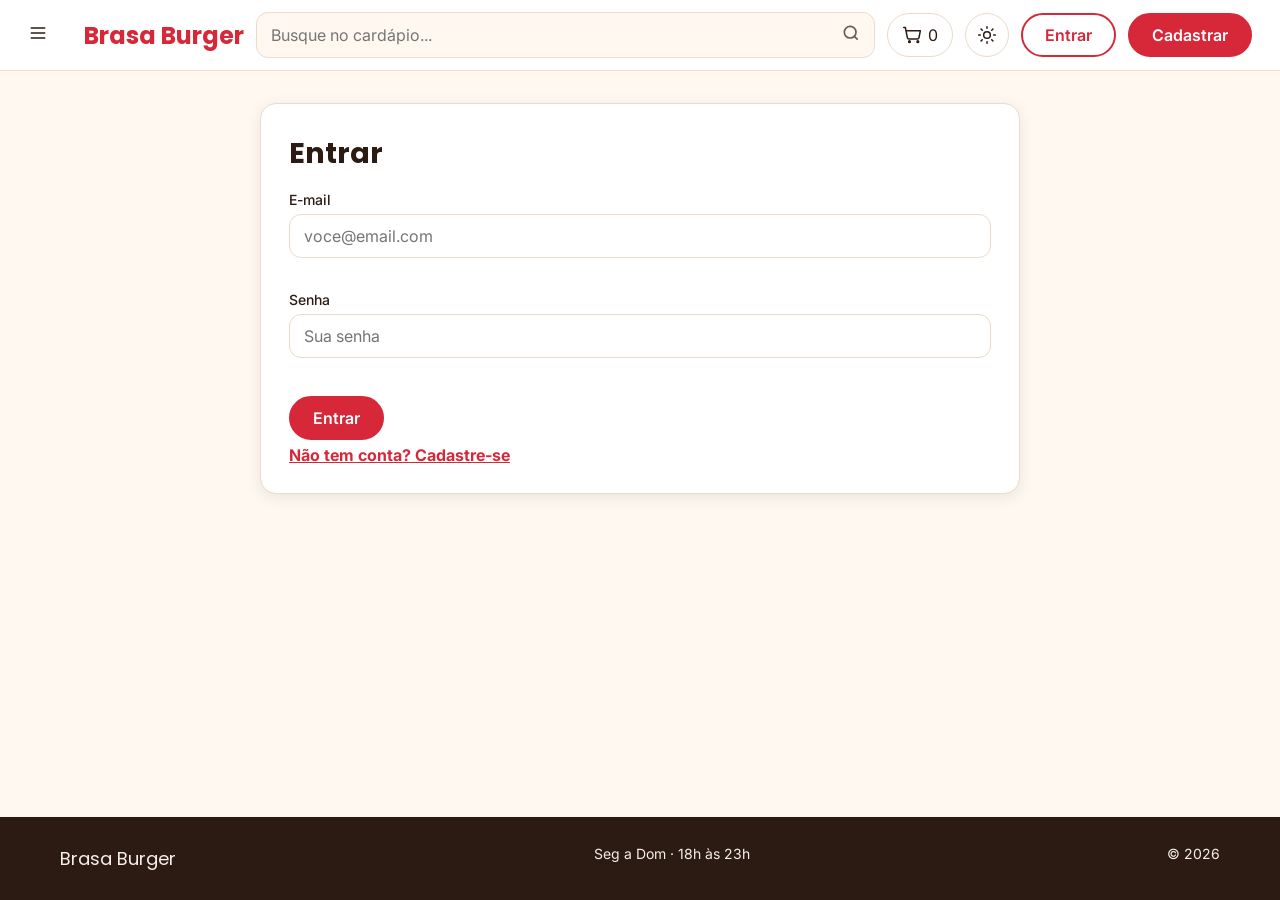
<file: perfil.html>
<!DOCTYPE html>
<html lang="pt-BR">
<head>
    <meta charset="UTF-8">
    <meta name="viewport" content="width=device-width, initial-scale=1.0">
    <title>Perfil | Brasa Burger</title>
    <link rel="stylesheet" href="https://fonts.googleapis.com/css2?family=Inter:wght@400;500;600&family=Poppins:wght@600;700&display=swap">
    <link rel="stylesheet" href="css/style.css">
    <link rel="stylesheet" href="css/perfil.css">
</head>

<body class="claro">
 <header>
 <div class="wrap">
  <nav>
   <button id="menuBotao" type="button" aria-label="Abrir menu" aria-expanded="false" aria-controls="menu"><svg viewBox="0 0 24 24" fill="none" stroke="currentColor" stroke-width="2" stroke-linecap="round" aria-hidden="true"><path d="M4 6h16M4 12h16M4 18h16"/></svg></button>
   <menu id="menu">
    <li><a href="cardapio.html">Card&aacute;pio</a></li>
    <li><a href="pedidos.html">Pedidos</a></li>
    <li><a href="perfil.html">Perfil</a></li>
    <li class="menuauthmobile"><a id="btnEntrarMobile" href="login.html">Entrar</a></li>
    <li class="menuauthmobile" id="menuCadastrarMobile"><a href="cadastro.html">Cadastrar</a></li>
   </menu>
  </nav>
   <a id="logo" href="index.html">Brasa Burger</a>
  <form id="formBusca" class="buscatopo" action="cardapio.html">
   <input type="search" id="buscaTopo" maxlength="30" placeholder="Busque no card&aacute;pio..." aria-label="Buscar no card&aacute;pio">
   <button type="submit" aria-label="Buscar"><svg width="20" height="20" viewBox="0 0 24 24" fill="none" stroke="currentColor" stroke-width="2" aria-hidden="true"><circle cx="11" cy="11" r="7"/><path d="M20 20l-4-4"/></svg></button>
  </form>
  <div class="acoes">
   <a class="menucarrinho" href="carrinho.html" aria-label="Carrinho"><svg viewBox="0 0 24 24" fill="none" stroke="currentColor" stroke-width="1.8" stroke-linecap="round" stroke-linejoin="round" aria-hidden="true"><circle cx="9" cy="20" r="1"/><circle cx="19" cy="20" r="1"/><path d="M2 3h2l2.4 12.1a2 2 0 0 0 2 1.6h10a2 2 0 0 0 2-1.6L22 7H5"/></svg><span id="contadorCarrinho">0</span></a>
   <button id="temaBotao" type="button" aria-label="Alternar modo claro/escuro"><svg class="iconesol" viewBox="0 0 24 24" fill="none" stroke="currentColor" stroke-width="1.8" stroke-linecap="round" aria-hidden="true"><circle cx="12" cy="12" r="4"/><path d="M12 2v2m0 16v2M4.93 4.93l1.42 1.42m11.3 11.3 1.42 1.42M2 12h2m16 0h2M4.93 19.07l1.42-1.42m11.3-11.3 1.42-1.42"/></svg><svg class="iconelua" viewBox="0 0 24 24" fill="none" stroke="currentColor" stroke-width="1.8" stroke-linecap="round" stroke-linejoin="round" aria-hidden="true"><path d="M20.9 13A9 9 0 0 1 11 3.1 9 9 0 1 0 20.9 13Z"/></svg></button>
   <a class="menucontorno" id="btnEntrar" href="login.html">Entrar</a>
   <a class="menucheio" id="btnCadastrar" href="cadastro.html">Cadastrar</a>
  </div>
 </div>
</header>
 <main>
        <section id="perfil" class="pagina">
            <form id="formPerfil" class="formulario" novalidate>
                <h2>Meu perfil</h2>
                <div id="camposPerfil" class="campos"></div>
                <button class="botao">Salvar alterações</button>
            </form>
        </section>
 </main>
    <footer class="footer">
        <div class="footercontainer">
            <div class="footersection footerlogo">Brasa Burger</div>
            <div class="footersection">Seg a Dom · 18h às 23h</div>
            <div class="footersection">© 2026</div>
        </div>
    </footer>

    <div class="modal" id="modal">
        <div class="modalconteudo">
            <h2 id="modalTitulo"></h2>
            <p id="modalTexto"></p>
            <button class="botao" id="fecharModal">Fechar</button>
        </div>
    </div>

 <script src="script.js"></script>
</body>
</html>
</file>
<file: css/style.css>
/* Base e cores */
* {
  margin: 0;
  box-sizing: border-box;
}

body {
  min-height: 100vh;
  min-height: 100dvh;
  display: flex;
  flex-direction: column;
  font-family: Inter, Arial, Helvetica, sans-serif;
  --bg: #121212;
  --sf: #1e1e1e;
  --tx: #f5f0eb;
  --tx2: #b8aba0;
  --pri: #ff5a66;
  --onp: #1a0a0c;
  --bd: #333333;
  --soft: #2a2118;
  --err: #ff8a80;
  background-color: var(--bg);
  color: var(--tx);
  transition: 0.5s;
}

body.claro {
  --bg: #fff8f0;
  --sf: #ffffff;
  --tx: #2b1b12;
  --tx2: #6b5b4f;
  --pri: #d62839;
  --onp: #ffffff;
  --bd: #eadbcb;
  --soft: #ffe8c2;
  --err: #b3261e;
}

h1,
h2,
h3,
#logo {
  font-family: Poppins, Arial, sans-serif;
}

button,
input,
select {
  font-family: inherit;
  font-size: 1em;
}

/* Cabeçalho e navegação */
.wrap {
  max-width: 1200px;
  margin: auto;
  padding: 0 20px;
}

header {
  position: sticky;
  top: 0;
  z-index: 5;
  background-color: var(--sf);
  border-bottom: 1px solid var(--bd);
}

header .wrap {
  max-width: none;
  min-height: 70px;
  padding: 0 28px;
  display: flex;
  align-items: center;
  gap: 12px;
}

#logo {
  font-size: 24px;
  font-weight: bold;
  color: var(--pri);
  white-space: nowrap;
  text-decoration: none;
}

nav {
  position: relative;
}

#menuBotao {
  width: 44px;
  min-height: 44px;
  padding: 0;
  border: 0;
  background: transparent;
  color: var(--tx);
  cursor: pointer;
  font-size: 22px;
}

#menuBotao svg,
.menucarrinho svg,
#temaBotao svg {
  display: block;
  width: 20px;
  height: 20px;
  flex: none;
}

#temaBotao .iconelua,
body:not(.claro) #temaBotao .iconesol {
  display: none;
}

body:not(.claro) #temaBotao .iconelua {
  display: block;
}

#menuBotao:hover,
#menuBotao[aria-expanded="true"] {
  color: var(--pri);
}

menu {
  display: none;
  position: absolute;
  top: calc(100% + 12px);
  left: 0;
  width: 210px;
  padding: 8px;
  list-style: none;
  background: var(--sf);
  border: 1px solid var(--bd);
  border-radius: 14px;
  box-shadow: 0 12px 30px rgba(0, 0, 0, 0.15);
}

menu.aberto {
  display: block;
}

menu li a {
  display: block;
  padding: 10px 14px;
  min-height: 44px;
  line-height: 24px;
  border-radius: 8px;
  color: var(--tx);
  text-decoration: none;
}

menu li a:hover,
menu li a:focus-visible {
  background: var(--soft);
  color: var(--pri);
}

.menuauthmobile {
  display: none;
}

.buscatopo {
  display: flex;
  align-items: center;
  flex: 1;
  max-width: 620px;
  min-width: 160px;
  height: 46px;
  margin: 0 auto;
  background: var(--bg);
  border: 1px solid var(--bd);
  border-radius: 12px;
}

.buscatopo input {
  flex: 1;
  min-width: 0;
  min-height: 44px;
  padding: 0 14px;
  border: 0;
  outline: 0;
  background: transparent;
  color: var(--tx);
}

.buscatopo input:focus {
  outline: 0;
}

.buscatopo:focus-within {
  outline: 2px solid var(--pri);
  outline-offset: 2px;
}

.buscatopo button {
  width: 46px;
  height: 44px;
  border: 0;
  background: transparent;
  color: var(--tx2);
  cursor: pointer;
}

.acoes {
  display: flex;
  align-items: center;
  gap: 12px;
  margin-left: auto;
}

.acoes a {
  text-decoration: none;
  white-space: nowrap;
}

.menucarrinho,
#temaBotao {
  display: inline-flex;
  align-items: center;
  justify-content: center;
  min-height: 44px;
  border: 1px solid var(--bd);
  background: var(--sf);
  color: var(--tx);
}

.menucarrinho {
  gap: 6px;
  padding: 0 14px;
  border-radius: 999px;
}

#temaBotao {
  min-width: 44px;
  border-radius: 50%;
  cursor: pointer;
}

.acoes .menucontorno,
.acoes .menucheio {
  min-height: 44px;
  padding: 0 22px;
  display: inline-flex;
  align-items: center;
  justify-content: center;
  border: 2px solid var(--pri);
  border-radius: 999px;
  font-weight: 600;
}

.acoes .menucontorno {
  color: var(--pri);
}

.acoes .menucontorno:hover {
  background: var(--pri);
  color: var(--onp);
}

.acoes .menucheio {
  background: var(--pri);
  color: var(--onp);
}

.acoes .menucheio:hover {
  opacity: 0.85;
}

#menuBotao:focus-visible,
.acoes a:focus-visible,
#temaBotao:focus-visible {
  outline: 2px solid var(--pri);
  outline-offset: 3px;
}

/* Estrutura e botões */
main {
  flex: 1;
  width: 100%;
  max-width: 1200px;
  margin: 0 auto;
  padding: 0 20px;
}

.pagina {
  display: block;
}

h2 {
  font-size: 1.8em;
  margin: 40px 0 16px;
}

.botao {
  display: inline-flex;
  align-items: center;
  justify-content: center;
  min-height: 44px;
  padding: 0 22px;
  border-radius: 999px;
  border: 2px solid var(--pri);
  background-color: var(--pri);
  color: var(--onp);
  font-weight: 600;
  cursor: pointer;
  margin: 5px 10px 5px 0;
  transition: 0.3s;
}

.botao:hover {
  opacity: 0.85;
}

.botao.contorno {
  background-color: transparent;
  color: var(--pri);
}

/* Campos e formulários */
input,
select {
  padding: 0 14px;
  min-height: 44px;
  border: 1px solid var(--bd);
  border-radius: 12px;
  background-color: var(--sf);
  color: var(--tx);
}

input:focus,
select:focus {
  outline: 2px solid var(--pri);
}

.itemcarrinho,
#resumo,
.pedido,
.vazio {
  background-color: var(--sf);
  border: 1px solid var(--bd);
  border-radius: 14px;
  box-shadow: 0 4px 16px rgba(0, 0, 0, 0.08);
}

.vazio {
  padding: 24px;
}

.vazio p {
  margin-bottom: 12px;
}

/* Avisos e modal */
.modal {
  display: none;
  position: fixed;
  top: 0;
  left: 0;
  width: 100%;
  height: 100%;
  background-color: rgba(0, 0, 0, 0.7);
  align-items: center;
  justify-content: center;
  z-index: 99;
}

.modal.aberto {
  display: flex;
}

.modalconteudo {
  background-color: var(--sf);
  color: var(--tx);
  border: 1px solid var(--bd);
  padding: 28px;
  border-radius: 16px;
  width: 90%;
  max-width: 420px;
  max-height: 90vh;
  overflow-y: auto;
}

.modalconteudo h2 {
  margin: 0 0 12px;
  color: var(--pri);
}

.modalconteudo p {
  margin-bottom: 15px;
  line-height: 1.4;
}

.link {
  color: var(--pri);
  text-decoration: underline;
  cursor: pointer;
  font-weight: bold;
}

.link a {
  color: inherit;
}

/* Rodapé */
.footer {
  background-color: #2b1b12;
  color: #f5f0eb;
  padding: 28px 0;
  margin-top: 64px;
}

.footercontainer {
  display: flex;
  justify-content: space-between;
  flex-wrap: wrap;
  gap: 10px;
  max-width: 1200px;
  margin: auto;
  padding: 0 20px;
  font-size: 14px;
}

.footerlogo {
  font-family: Poppins, Arial, sans-serif;
  font-size: 18px;
}

@media (max-width: 860px) {
  header .wrap {
    padding: 8px 16px;
    gap: 8px;
    flex-wrap: wrap;
  }

  #logo {
    font-size: 20px;
  }

  .acoes {
    gap: 8px;
    order: 3;
  }

  .buscatopo {
    order: 4;
    flex-basis: 100%;
    max-width: none;
    margin: 0;
  }

  .acoes .menucontorno,
  .acoes .menucheio {
    display: none;
  }

  .menuauthmobile {
    display: block;
  }

  menu {
    left: 0;
  }
}

@media (max-width: 420px) {
  header .wrap {
    gap: 4px;
  }

  .menucarrinho {
    padding: 0 10px;
  }
}
</file>
<file: css/inicio.css>
/* Página inicial */
#hero {
  display: flex;
  align-items: center;
  justify-content: space-between;
  gap: 48px;
  padding: 48px 0;
}

#hero-texto {
  max-width: 560px;
}

#hero-texto h1 {
  font-size: 56px;
  line-height: 1.1;
  margin: 16px 0 20px;
}

#hero-texto p {
  font-size: 18px;
  color: var(--tx2);
  margin-bottom: 24px;
  line-height: 1.5;
}

#hero-img {
  flex: 0 0 440px;
  height: 360px;
  border-radius: 24px;
  background-color: var(--soft);
  display: flex;
  align-items: center;
  justify-content: center;
  overflow: hidden;
}

#hero-img img {
  width: 100%;
  height: 100%;
  object-fit: cover;
}

@media (max-width: 860px) {
  #hero {
    flex-direction: column;
    padding: 24px 0;
    gap: 24px;
  }

  #hero-texto h1 {
    font-size: 32px;
  }

  #hero-img {
    flex: none;
    width: 100%;
    height: 240px;
  }
}
</file>
<file: css/cardapio.css>
.chips {
  display: flex;
  flex-wrap: wrap;
  gap: 10px;
  margin-bottom: 8px;
}

.chip {
  min-height: 44px;
  padding: 0 18px;
  border-radius: 999px;
  border: 1px solid var(--bd);
  background-color: var(--sf);
  color: var(--tx);
  cursor: pointer;
  font-weight: 500;
  font-size: 14px;
}

.chip.marcado {
  background-color: var(--tx);
  color: var(--bg);
  border-color: var(--tx);
}

.grade {
  display: grid;
  grid-template-columns: repeat(4, 1fr);
  gap: 24px;
  align-items: start;
}

#semResultado {
  display: none;
  margin-top: 15px;
  color: var(--tx2);
}

.productcard {
  background-color: var(--sf);
  border: 1px solid var(--bd);
  border-radius: 12px;
  box-shadow: 0 4px 16px rgba(0, 0, 0, 0.08);
  overflow: hidden;
  transition:
    transform 0.3s ease,
    box-shadow 0.3s ease;
}

.productcard:hover {
  transform: scale(1.03);
  box-shadow: 0 8px 20px rgba(0, 0, 0, 0.15);
}

.productcard .img {
  background-color: var(--soft);
  height: 150px;
  display: flex;
  align-items: center;
  justify-content: center;
}

.productcard .img img {
  width: 100%;
  height: 100%;
  object-fit: cover;
}

.productcard .in {
  padding: 14px;
  display: flex;
  flex-direction: column;
  gap: 6px;
}

.productcard h3 {
  font-size: 16px;
}

.productcard p {
  font-size: 13px;
  color: var(--tx2);
  line-height: 1.4;
}

.pr {
  display: flex;
  justify-content: space-between;
  align-items: center;
  gap: 8px;
  margin-top: 6px;
}

.price {
  font-family: Poppins, Arial, sans-serif;
  font-weight: bold;
  font-size: 18px;
}

.productcard button {
  background-color: var(--pri);
  color: var(--onp);
  border: none;
  padding: 0 16px;
  min-height: 44px;
  border-radius: 999px;
  cursor: pointer;
  font-size: 13px;
  font-weight: 600;
  transition: opacity 0.3s ease;
}

.productcard button:hover {
  opacity: 0.85;
}

@media (max-width: 860px) {
  .grade {
    grid-template-columns: repeat(2, 1fr);
    gap: 12px;
  }

  .productcard .img {
    height: 110px;
  }

  .pr {
    flex-direction: column;
    align-items: flex-start;
  }

}
</file>
<file: css/carrinho.css>
/* Página do carrinho */
#carrinho-area {
  display: grid;
  grid-template-columns: 1fr 340px;
  gap: 24px;
  align-items: start;
}

.itemcarrinho {
  display: flex;
  align-items: center;
  gap: 14px;
  flex-wrap: wrap;
  padding: 12px;
  margin-bottom: 12px;
}

.itemcarrinho .info {
  flex: 1;
}

.itemcarrinho .mini {
  width: 70px;
  height: 70px;
  border-radius: 10px;
  background-color: var(--soft);
  display: flex;
  align-items: center;
  justify-content: center;
  overflow: hidden;
  flex: none;
}

.itemcarrinho .mini img {
  width: 100%;
  height: 100%;
  object-fit: cover;
}

.qtd {
  display: flex;
  align-items: center;
  gap: 8px;
}

.qtd button {
  min-width: 44px;
  min-height: 44px;
  border-radius: 50%;
  border: 1px solid var(--bd);
  background-color: var(--sf);
  color: var(--tx);
  font-size: 1.2em;
  cursor: pointer;
}

.btnremover {
  background-color: transparent;
  border: 2px solid var(--pri);
  color: var(--pri);
  border-radius: 999px;
  min-height: 44px;
  padding: 0 14px;
  cursor: pointer;
  font-weight: 600;
}

#resumo {
  padding: 24px;
}

#resumo p {
  display: flex;
  justify-content: space-between;
  margin: 10px 0;
}

#resumo .total {
  font-size: 1.3em;
  border-top: 1px solid var(--bd);
  padding-top: 12px;
}

#resumo select {
  width: 100%;
  margin: 6px 0 14px;
}

#resumo label {
  font-size: 14px;
  font-weight: 500;
}

#resumo .botao {
  width: 100%;
  margin: 0;
}

/* Carrinho lateral */
#carrinhoLateral {
  position: fixed;
  inset: 0;
  z-index: 30;
  visibility: hidden;
  pointer-events: none;
}

#carrinhoLateral.aberto {
  visibility: visible;
  pointer-events: auto;
}

#fundoCarrinho {
  position: absolute;
  inset: 0;
  width: 100%;
  border: 0;
  background: rgba(0, 0, 0, 0.55);
  cursor: pointer;
  opacity: 0;
  transition: opacity 0.25s ease;
}

#carrinhoLateral.aberto #fundoCarrinho {
  opacity: 1;
}

#painelCarrinho {
  position: absolute;
  top: 0;
  right: 0;
  width: min(430px, 100%);
  height: 100%;
  height: 100dvh;
  display: flex;
  flex-direction: column;
  background: var(--sf);
  color: var(--tx);
  box-shadow: -12px 0 40px rgba(0, 0, 0, 0.2);
  transform: translateX(100%);
  transition: transform 0.25s ease;
}

#carrinhoLateral.aberto #painelCarrinho {
  transform: translateX(0);
}

.topoPainel {
  display: flex;
  align-items: center;
  justify-content: space-between;
  gap: 16px;
  padding: 20px 24px;
  border-bottom: 1px solid var(--bd);
}

.topoPainel h2 {
  margin: 0;
  font-size: 24px;
}

#fecharPainelCarrinho {
  width: 44px;
  height: 44px;
  display: grid;
  place-items: center;
  border: 1px solid var(--bd);
  border-radius: 50%;
  background: var(--sf);
  color: var(--tx);
  cursor: pointer;
}

#fecharPainelCarrinho svg {
  width: 20px;
  height: 20px;
}

#fecharPainelCarrinho:focus-visible,
#painelCarrinho button:focus-visible,
#painelCarrinho a:focus-visible {
  outline: 2px solid var(--pri);
  outline-offset: 2px;
}

#listaPainelCarrinho {
  flex: 1;
  min-height: 0;
  overflow-y: auto;
  padding: 20px 24px;
}

#listaPainelCarrinho .itemcarrinho {
  box-shadow: none;
  margin-bottom: 10px;
}

#listaPainelCarrinho .info {
  min-width: 130px;
}

#listaPainelCarrinho .qtd button {
  min-width: 36px;
  min-height: 36px;
}

#listaPainelCarrinho .btnremover {
  min-height: 36px;
}

.resumoPainel {
  padding: 20px 24px 24px;
  border-top: 1px solid var(--bd);
  background: var(--bg);
}

.resumoPainel p {
  display: flex;
  justify-content: space-between;
  gap: 16px;
  margin-bottom: 10px;
}

.resumoPainel .totalPainel {
  border-top: 1px solid var(--bd);
  padding-top: 14px;
  font-size: 20px;
  font-weight: 700;
}

.resumoPainel label {
  display: block;
  margin: 16px 0 6px;
  font-size: 14px;
  font-weight: 600;
}

.resumoPainel select,
.resumoPainel .botao {
  width: 100%;
  margin: 0;
}

.resumoPainel .botao {
  margin-top: 14px;
}

.resumoPainel .botao:disabled {
  opacity: 0.5;
  cursor: not-allowed;
}

.resumoPainel a {
  display: block;
  margin-top: 14px;
  color: var(--pri);
  text-align: center;
  font-weight: 600;
  text-underline-offset: 3px;
}

@media (max-width: 860px) {
  #carrinho-area {
    grid-template-columns: 1fr;
  }
}
</file>
<file: css/perfil.css>
.formulario {
  max-width: 760px;
  margin: 32px auto;
  background-color: var(--sf);
  border: 1px solid var(--bd);
  border-radius: 16px;
  box-shadow: 0 4px 16px rgba(0, 0, 0, 0.08);
  padding: 28px;
}

.formulario h2 {
  margin-top: 0;
}

.campos {
  display: grid;
  grid-template-columns: 1fr 1fr;
  gap: 0 20px;
  margin-bottom: 10px;
}

.campo {
  display: flex;
  flex-direction: column;
  margin-bottom: 14px;
}

.campo label {
  font-weight: 500;
  font-size: 14px;
  margin-bottom: 6px;
}

.campo input.invalido {
  border: 2px solid var(--err);
}

.erro {
  color: var(--err);
  font-size: 0.85em;
  font-weight: bold;
  min-height: 1.1em;
  margin-top: 4px;
}

.cont {
  font-size: 0.8em;
  color: var(--tx2);
}

@media (max-width: 860px) {
  .campos {
    grid-template-columns: 1fr;
  }
}
</file>
<file: css/pedidos.css>
/* Busca de pedidos */
.barrabusca {
  display: flex;
  align-items: center;
  gap: 12px;
  background-color: var(--sf);
  border: 1px solid var(--bd);
  border-radius: 999px;
  padding: 0 20px;
  min-height: 56px;
  margin-bottom: 24px;
}

.barrabusca input {
  flex: 1;
  border: 0;
  outline: 0;
  background-color: transparent;
  color: var(--tx);
  font-size: 1em;
}

/* Pedidos e estados vazios */
#exportarPedidos {
  margin-bottom: 20px;
}

.pedido {
  padding: 18px;
  margin-bottom: 14px;
  line-height: 1.6;
}

.status {
  display: inline-block;
  background-color: var(--soft);
  padding: 4px 12px;
  border-radius: 999px;
  font-size: 13px;
  font-weight: 600;
}
</file>
